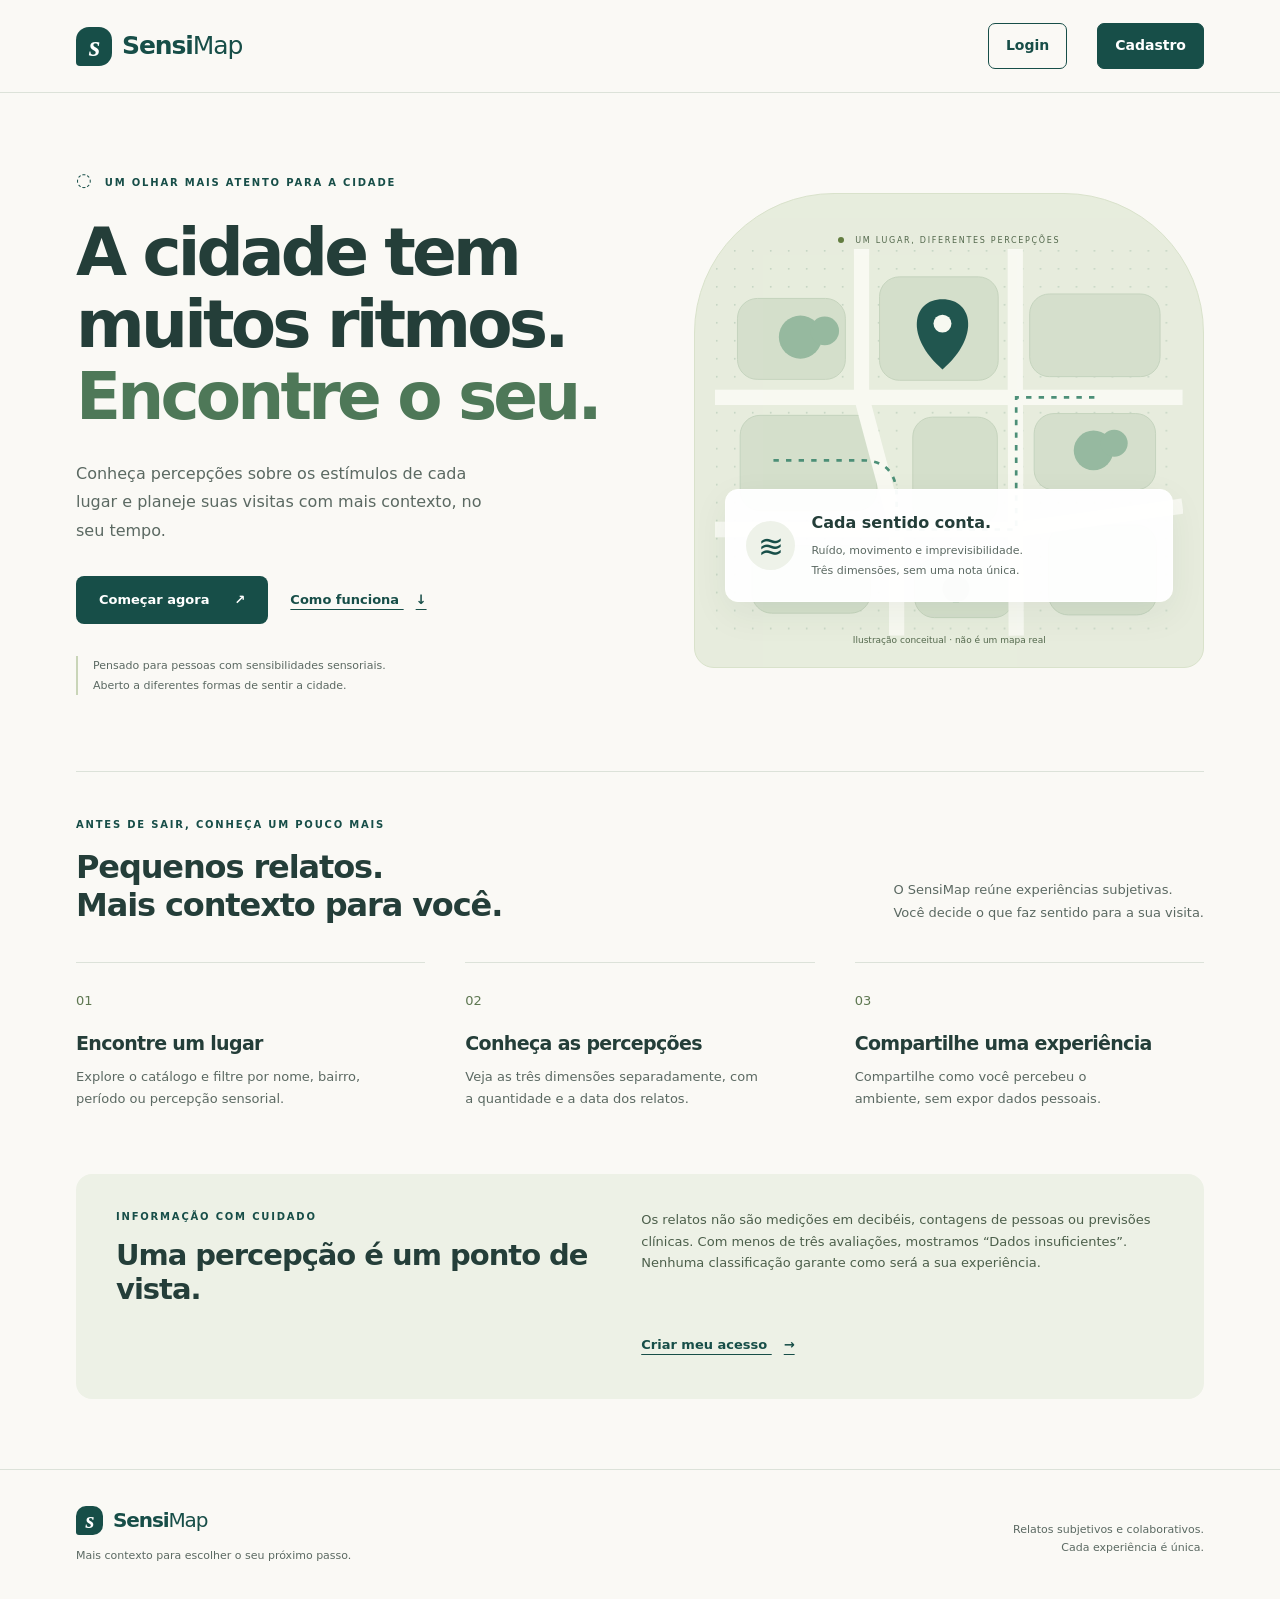
<file: src/main/resources/web/index.html>
<!doctype html>
<html lang="pt-BR"><head><meta charset="UTF-8"><meta name="viewport" content="width=device-width, initial-scale=1"><meta name="theme-color" content="#174e48"><meta name="description" content="Percepções sensoriais para planejar visitas. Informações colaborativas para planejar visitas com mais contexto."><title>A cidade, no seu ritmo · SensiMap</title><link rel="icon" href="favicon.svg" type="image/svg+xml"><link rel="stylesheet" href="css/styles.css"></head>
<body><a class="skip" href="#conteudo">Pular para o conteúdo</a><header class="site-header"><div class="container header-row"><a class="brand" href="index.html" aria-label="SensiMap — início"><span class="brand-mark" aria-hidden="true">s</span>Sensi<span>Map</span></a><nav aria-label="Menu público"><a class="nav-login" href="login.html">Login</a><a class="nav-action" href="cadastro.html">Cadastro</a></nav></div></header>

<main id="conteudo" class="container" tabindex="-1">
<section class="hero"><div class="hero-copy"><p class="eyebrow"><span aria-hidden="true">◌</span> UM OLHAR MAIS ATENTO PARA A CIDADE</p><h1>A cidade tem<br>muitos ritmos.<br><em>Encontre o seu.</em></h1><p class="hero-lead">Conheça percepções sobre os estímulos de cada lugar e planeje suas visitas com mais contexto, no seu tempo.</p><div class="actions"><a class="button primary" href="cadastro.html">Começar agora <span aria-hidden="true">↗</span></a><a class="text-link" href="#como-funciona">Como funciona <span aria-hidden="true">↓</span></a></div><p class="hero-note">Pensado para pessoas com sensibilidades sensoriais.<br>Aberto a diferentes formas de sentir a cidade.</p></div>
<div class="hero-art" aria-label="Ilustração conceitual de um bairro, sem representar um mapa real"><div class="art-label"><span class="small-dot"></span> UM LUGAR, DIFERENTES PERCEPÇÕES</div><svg class="neighborhood" viewBox="0 0 520 430" role="img" aria-label="Ruas e áreas verdes ilustrativas"><defs><pattern id="dots" width="20" height="20" patternUnits="userSpaceOnUse"><circle cx="2" cy="2" r="1" fill="#bfd0bd"/></pattern></defs><rect width="520" height="430" fill="url(#dots)"/><g fill="#d4dfcb" stroke="#c1d1b9" stroke-width="1"><rect x="25" y="55" width="120" height="90" rx="22"/><rect x="183" y="31" width="132" height="115" rx="22"/><rect x="350" y="50" width="145" height="92" rx="22"/><rect x="28" y="185" width="152" height="106" rx="22"/><rect x="220" y="187" width="94" height="120" rx="22"/><rect x="355" y="183" width="135" height="85" rx="22"/><rect x="41" y="330" width="132" height="75" rx="22"/><rect x="222" y="345" width="110" height="65" rx="22"/><rect x="371" y="307" width="120" height="100" rx="22"/></g><path d="M0 165H520M163 0V165L202 310V430M334 0V165L335 430M0 312H335L520 286" fill="none" stroke="#f9faf3" stroke-width="17"/><path d="M65 235L163 235Q202 235 202 275V312H335V165H428" fill="none" stroke="#448b72" stroke-width="3" stroke-dasharray="6 8"/><g fill="#92b79c"><circle cx="95" cy="98" r="24"/><circle cx="122" cy="91" r="16"/><circle cx="421" cy="224" r="22"/><circle cx="444" cy="216" r="15"/><circle cx="268" cy="378" r="15"/></g><g transform="translate(253 80)"><path d="M0-24C-34-24-42 18 0 54C42 18 34-24 0-24Z" fill="#174e48"/><circle cy="3" r="10" fill="#f8faf3"/></g></svg>
<div class="art-card"><span class="art-card-icon" aria-hidden="true">≋</span><div><strong>Cada sentido conta.</strong><p>Ruído, movimento e imprevisibilidade.<br>Três dimensões, sem uma nota única.</p></div></div><p class="art-caption">Ilustração conceitual · não é um mapa real</p></div></section>
<section id="como-funciona" class="section"><div class="section-heading"><div><p class="eyebrow">ANTES DE SAIR, CONHEÇA UM POUCO MAIS</p><h2>Pequenos relatos.<br>Mais contexto para você.</h2></div><p>O SensiMap reúne experiências subjetivas.<br>Você decide o que faz sentido para a sua visita.</p></div><div class="steps"><article><span class="step-number">01</span><h3>Encontre um lugar</h3><p>Explore o catálogo e filtre por nome, bairro, período ou percepção sensorial.</p></article><article><span class="step-number">02</span><h3>Conheça as percepções</h3><p>Veja as três dimensões separadamente, com a quantidade e a data dos relatos.</p></article><article><span class="step-number">03</span><h3>Compartilhe uma experiência</h3><p>Compartilhe como você percebeu o ambiente, sem expor dados pessoais.</p></article></div></section>
<section class="principles"><div><p class="eyebrow">INFORMAÇÃO COM CUIDADO</p><h2>Uma percepção é um ponto de vista.</h2></div><p>Os relatos não são medições em decibéis, contagens de pessoas ou previsões clínicas. Com menos de três avaliações, mostramos “Dados insuficientes”. Nenhuma classificação garante como será a sua experiência.</p><a class="text-link" href="cadastro.html">Criar meu acesso <span aria-hidden="true">→</span></a></section>
</main>
<footer class="site-footer"><div class="container footer-row"><div><a class="brand" href="index.html" aria-label="SensiMap — início"><span class="brand-mark" aria-hidden="true">s</span>Sensi<span>Map</span></a><p>Mais contexto para escolher o seu próximo passo.</p></div><p>Relatos subjetivos e colaborativos.<br>Cada experiência é única.</p></div></footer>
<noscript><p class="container notice">Ative o JavaScript para consultar locais e utilizar os formulários.</p></noscript>
</body></html>
</file>
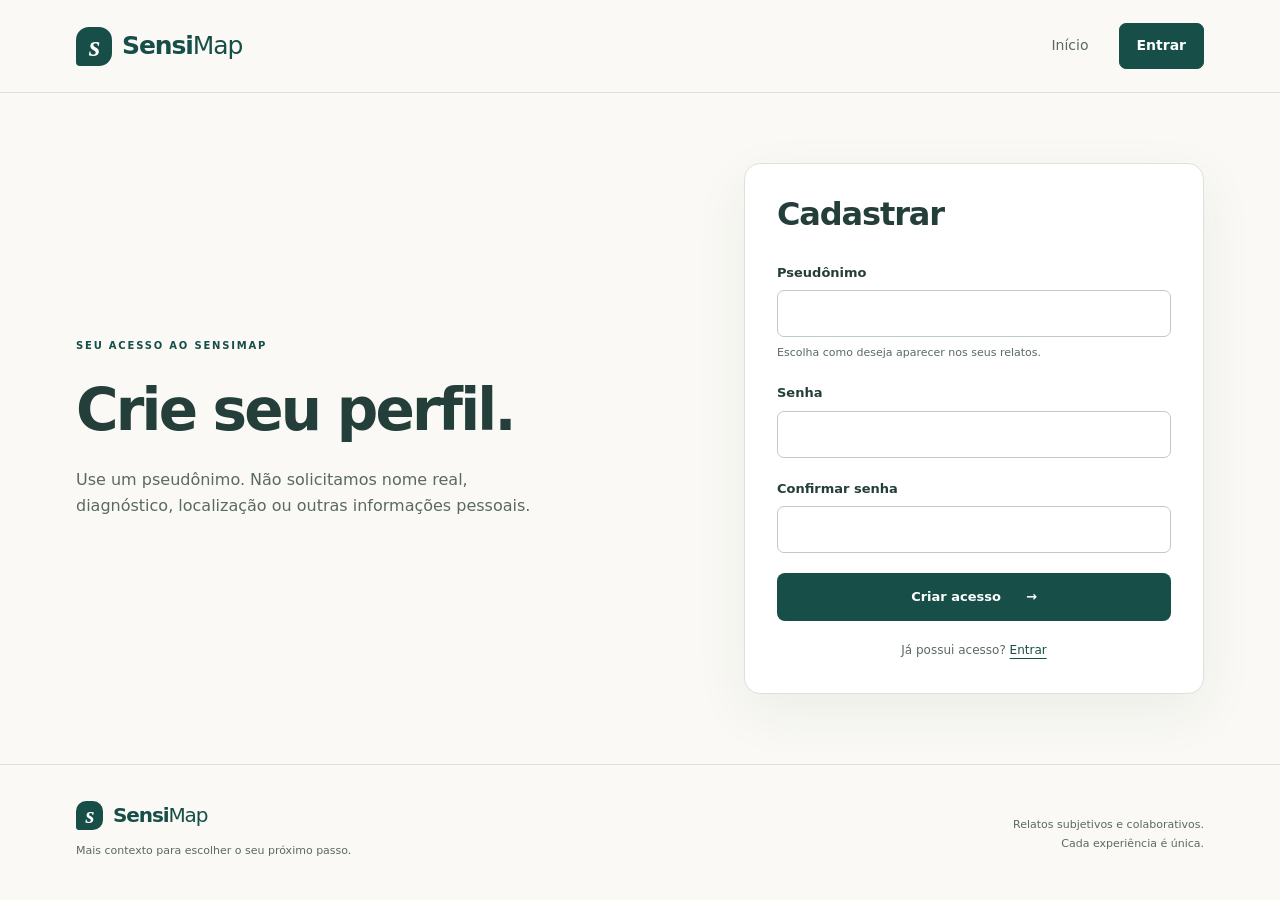
<file: src/main/resources/web/cadastro.html>
<!doctype html>
<html lang="pt-BR"><head><meta charset="UTF-8"><meta name="viewport" content="width=device-width, initial-scale=1"><meta name="theme-color" content="#174e48"><meta name="description" content="Crie um acesso por pseudônimo ao SensiMap."><title>Cadastrar · SensiMap</title><link rel="icon" href="favicon.svg" type="image/svg+xml"><link rel="stylesheet" href="css/styles.css"><script type="module" src="js/cadastro.js"></script></head>
<body><a class="skip" href="#conteudo">Pular para o conteúdo</a><header class="site-header"><div class="container header-row"><a class="brand" href="index.html" aria-label="SensiMap — início"><span class="brand-mark" aria-hidden="true">s</span>Sensi<span>Map</span></a><nav aria-label="Menu público"><a href="index.html">Início</a><a class="nav-action" href="login.html">Entrar</a></nav></div></header>
<main id="conteudo" class="container auth-shell" tabindex="-1"><section class="auth-intro"><p class="eyebrow">SEU ACESSO AO SENSIMAP</p><h1>Crie seu perfil.</h1><p>Use um pseudônimo. Não solicitamos nome real, diagnóstico, localização ou outras informações pessoais.</p></section><form id="form-cadastro" class="form-panel auth-card"><h2>Cadastrar</h2><div class="field"><label for="apelido">Pseudônimo</label><input id="apelido" name="apelido" minlength="3" maxlength="60" autocomplete="username" required aria-describedby="apelido-ajuda"><p id="apelido-ajuda" class="field-help">Escolha como deseja aparecer nos seus relatos.</p></div><div class="field"><label for="senha">Senha</label><input id="senha" name="senha" type="password" minlength="8" maxlength="80" autocomplete="new-password" required></div><div class="field"><label for="confirmacao">Confirmar senha</label><input id="confirmacao" name="confirmacao" type="password" minlength="8" maxlength="80" autocomplete="new-password" required></div><p id="pagina-status" class="feedback" role="status"></p><button id="cadastrar" class="button primary full-button" type="submit">Criar acesso <span aria-hidden="true">→</span></button><p class="auth-switch">Já possui acesso? <a href="login.html">Entrar</a></p></form></main>
<footer class="site-footer"><div class="container footer-row"><div><a class="brand" href="index.html"><span class="brand-mark" aria-hidden="true">s</span>Sensi<span>Map</span></a><p>Mais contexto para escolher o seu próximo passo.</p></div><p>Relatos subjetivos e colaborativos.<br>Cada experiência é única.</p></div></footer></body></html>
</file>
<file: src/main/resources/web/css/styles.css>
:root{--ink:#243e39;--green:#174e48;--green-dark:#113e39;--muted:#5b6962;--paper:#faf9f5;--surface:#fff;--line:#dce2d9;--soft:#eef2e9;--accent:#d7e4bb;--amber:#8a5b17;--radius:16px}*{box-sizing:border-box}html{scroll-behavior:smooth}body{margin:0;background:var(--paper);color:var(--ink);font-family:Inter,ui-sans-serif,system-ui,-apple-system,BlinkMacSystemFont,"Segoe UI",sans-serif;font-size:15px;line-height:1.65}button,input,select,textarea{font:inherit}button,a,input,select,textarea,summary{ -webkit-tap-highlight-color:transparent}button,a{touch-action:manipulation}a{color:var(--green);text-decoration-thickness:1px;text-underline-offset:4px}button{cursor:pointer}button:disabled{opacity:.55;cursor:wait}h1,h2,h3,p{margin:0}h1,h2,h3{line-height:1.18;letter-spacing:-.035em}h1{font-weight:600}h2{font-size:32px;font-weight:550}h3{font-size:19px;font-weight:600}p+p{margin-top:12px}fieldset{border:0;padding:0;margin:0;min-width:0}legend{padding:0}hr{border:0;border-top:1px solid var(--line);margin:28px 0}svg{display:block} [hidden]{display:none!important}:focus-visible{outline:3px solid #a16818;outline-offset:4px}main:focus,section:focus{outline:none}.container{max-width:1200px;margin-inline:auto;padding-inline:36px}.site-header{background:var(--paper);border-bottom:1px solid var(--line)}.header-row{min-height:92px;display:flex;justify-content:space-between;align-items:center;gap:24px}.brand{display:inline-flex;align-items:center;font-size:25px;letter-spacing:-1.1px;font-weight:700;text-decoration:none;color:var(--green)}.brand>span:last-child{font-weight:450}.brand-mark{display:inline-grid;place-items:center;width:36px;height:39px;background:var(--green);color:white;border-radius:13px 13px 13px 4px;margin-right:10px;font-size:29px;font-family:Georgia,serif;font-style:italic;line-height:1}.site-header nav{display:flex;gap:30px;align-items:center;flex-wrap:wrap}.site-header nav a{font-size:14px;text-decoration:none;color:var(--muted);padding:30px 0;position:relative}.site-header nav a[aria-current=page]{color:var(--green);font-weight:650}.site-header nav a[aria-current=page]:after{content:"";position:absolute;bottom:18px;height:3px;border-radius:3px;left:0;right:0;background:var(--green)}.status-dot,.small-dot{display:inline-block;width:6px;height:6px;background:#637d40;border-radius:50%;flex:none}.skip{position:fixed;top:-100px;left:16px;z-index:10;background:var(--green);color:white;padding:12px 20px}.skip:focus{top:12px}.eyebrow{font-size:10px;font-weight:700;letter-spacing:1.8px;color:var(--green);margin-bottom:22px}.eyebrow span{font-size:18px;margin-right:6px}.hero{display:grid;grid-template-columns:1.1fr 1fr;gap:58px;padding-block:72px 76px;align-items:center}.hero h1{font-size:66px;line-height:1.09;letter-spacing:-3.8px}.hero h1 em{font-style:normal;color:#4e7858}.hero-lead{font-size:16px;line-height:1.8;color:var(--muted);max-width:430px;margin:27px 0 30px}.actions{display:flex;align-items:center;gap:22px;flex-wrap:wrap}.button{display:inline-flex;align-items:center;justify-content:center;gap:25px;padding:13px 22px;min-height:48px;border-radius:8px;text-decoration:none;font-weight:600;font-size:13px;border:1px solid transparent;line-height:1.5}.primary{background:var(--green);color:white}.primary:hover{background:var(--green-dark)}.secondary{background:transparent;border-color:#b7c7bb;color:var(--green)}.secondary:hover{background:var(--soft)}.text-link{font-size:13px;font-weight:600;background:none;border:0;padding:8px 0;color:var(--green);text-decoration:underline;text-underline-offset:5px}.text-link span{margin-left:12px}.hero-note{font-size:11px;color:var(--muted);margin-top:32px;line-height:1.8;padding-left:15px;border-left:2px solid #c9d5b8}.hero-art{position:relative;border-radius:140px 140px 20px 20px;background:#e7eddd;min-height:475px;border:1px solid #d9e2cb;padding:30px 20px 20px;overflow:hidden}.art-label{position:relative;z-index:1;font-size:8px;letter-spacing:1.7px;text-align:center;color:#53684c;padding:10px 0}.art-label .small-dot{margin-right:7px}.neighborhood{width:100%;opacity:.95;margin-top:-8px}.art-card{position:absolute;bottom:65px;left:30px;right:30px;display:flex;gap:16px;align-items:center;background:#fffffff5;box-shadow:0 12px 36px #253c3210;border:1px solid white;border-radius:13px;padding:20px}.art-card strong{font-size:16px;font-weight:600}.art-card p{font-size:11px;color:var(--muted);line-height:1.8;margin-top:5px}.art-card-icon{background:#eef2e9;color:var(--green);font-size:31px;width:49px;height:49px;display:grid;place-items:center;border-radius:50%}.art-caption{text-align:center;font-size:9px;color:#53684c;position:absolute;bottom:19px;left:0;right:0}.section{padding-block:45px 65px;border-top:1px solid var(--line)}.section-heading{display:flex;align-items:flex-end;justify-content:space-between;gap:35px;margin-bottom:38px}.section-heading .eyebrow{margin-bottom:15px}.section-heading>p{font-size:13px;color:var(--muted);line-height:1.8}.steps{display:grid;grid-template-columns:repeat(3,1fr);gap:40px}.steps article{padding-top:25px;border-top:1px solid var(--line)}.step-number{display:inline-block;color:#5e7751;font-size:13px;margin-bottom:20px}.steps h3{margin-bottom:12px}.steps p{color:var(--muted);font-size:13px;max-width:300px}.principles{background:#edf1e6;border-radius:var(--radius);padding:35px 40px;margin-bottom:70px;display:grid;grid-template-columns:1fr 1.1fr;gap:20px 50px}.principles h2{font-size:29px}.principles .eyebrow{margin-bottom:12px}.principles>p{font-size:13px;color:#4c5f4b}.principles>a{grid-column:2}.site-footer{border-top:1px solid var(--line);padding-block:34px}.footer-row{display:flex;justify-content:space-between;align-items:center;gap:25px}.footer-row .brand{font-size:20px}.footer-row .brand-mark{width:27px;height:29px;font-size:23px;border-radius:10px 10px 10px 3px}.footer-row p{font-size:11px;color:var(--muted);margin-top:10px}.footer-row>p{text-align:right}.page-heading{padding-block:48px 32px;display:flex;justify-content:space-between;align-items:flex-end;gap:20px}.page-heading .eyebrow{margin-bottom:14px}.page-heading h1{font-size:42px;letter-spacing:-1.9px}.page-heading p:not(.eyebrow){color:var(--muted);font-size:14px;margin-top:16px}.page-tag{font-size:11px;white-space:nowrap;padding:6px 12px;border:1px solid #c7d3bc;background:#edf1e6;border-radius:20px}.filter-panel{background:white;border:1px solid var(--line);padding:25px;border-radius:var(--radius)}.filter-grid{display:grid;grid-template-columns:1.2fr 1fr 1fr auto;gap:16px;align-items:end}.field{display:flex;flex-direction:column;gap:7px;margin-bottom:20px}.filter-grid .field{margin-bottom:0}label,legend{font-size:13px;font-weight:600}input:not([type=radio]):not([type=checkbox]),select,textarea{width:100%;border:1px solid #bfcbbf;background:#fff;color:var(--ink);padding:11px 12px;min-height:47px;border-radius:7px;font-size:13px}textarea{resize:vertical}input::placeholder,textarea::placeholder{color:#6a756e}select{padding-right:26px}.sensory-filters{margin-top:18px;border-top:1px solid var(--line);padding-top:13px}.sensory-filters summary{font-size:12px;font-weight:600;cursor:pointer;min-height:30px}.sensory-filters p{font-size:12px;margin:9px 0 16px}.sensory-filters .field{margin:0}.filter-panel>button{margin-top:9px;font-size:11px}.three-grid{display:grid;grid-template-columns:repeat(3,1fr);gap:18px}.two-grid{display:grid;grid-template-columns:repeat(2,1fr);gap:0 22px}.results-heading{display:flex;align-items:center;justify-content:space-between;gap:15px;margin:30px 0 20px}.results-heading h2{font-size:18px;letter-spacing:-.3px}.results-heading p,.results-heading>span{font-size:11px;color:var(--muted)}.places-grid{display:grid;grid-template-columns:repeat(3,1fr);gap:22px}.place-card{border:1px solid var(--line);background:white;border-radius:var(--radius);overflow:hidden;display:flex;flex-direction:column}.place-top{padding:24px 24px 18px;border-bottom:1px solid #edf0e9;position:relative}.place-icon{height:44px;width:44px;background:#edf2e7;border-radius:12px;display:grid;place-items:center;color:#52734a;font-size:24px;margin-bottom:19px}.place-card h3{font-size:19px;line-height:1.35;letter-spacing:-.5px}.place-card .bairro{font-size:12px;color:var(--muted);margin-top:6px}.place-body{padding:20px 24px;flex:1}.dimension{display:flex;align-items:center;justify-content:space-between;gap:12px;margin-bottom:12px;font-size:11px}.dimension:last-child{margin-bottom:0}.dimension .dim-label{max-width:54%;line-height:1.5}.badge{display:inline-flex;align-items:center;font-size:10px;font-weight:600;border-radius:5px;padding:4px 8px;white-space:nowrap}.badge.baixa{background:#e9f1e2;color:#3d632e}.badge.moderada{background:#faf0d9;color:#805719}.badge.alta{background:#f5e4db;color:#8b482c}.badge.insuficientes{background:#eef0ed;color:#596259;font-size:9px}.sample-line{font-size:10px;color:var(--muted);margin-top:18px;line-height:1.9}.place-bottom{padding:0 24px 23px}.place-bottom a{display:block;font-size:12px;font-weight:650;text-decoration:none;border-top:1px solid var(--line);padding-top:15px}.place-bottom a:after{content:"→";float:right}.footnote{margin:30px 0 55px}.notice{background:#eef2e8;border-left:3px solid #78945d;border-radius:0 8px 8px 0;padding:17px 20px;font-size:12px;color:#475c42}.notice strong{display:block;font-weight:650;margin-bottom:4px}.feedback{font-size:13px;line-height:1.7;border-radius:8px}.feedback:not(:empty){padding:14px 18px;margin:18px 0;background:#e9f2e5;border:1px solid #bacfb3}.feedback.error:not(:empty){background:#fff0eb;color:#8c3826;border-color:#e8c4b9}.empty-state{grid-column:1/-1;padding:50px 30px;background:white;border:1px dashed #bccbb7;border-radius:var(--radius);text-align:center}.empty-state h3{margin-bottom:12px}.empty-state p{color:var(--muted);font-size:13px}.detail-panel{background:white;border:1px solid #aebfa4;border-radius:var(--radius);padding:30px;margin-bottom:28px;scroll-margin-top:20px}.detail-panel .detail-heading{display:flex;justify-content:space-between;align-items:start;gap:20px}.detail-panel h2{font-size:29px}.detail-panel .meta{font-size:12px;color:var(--muted);margin-top:10px}.detail-panel .three-grid{margin-block:24px}.metric{background:var(--soft);padding:18px;border-radius:10px}.metric h3{font-size:12px;letter-spacing:0;min-height:32px}.metric .mean{display:block;font-size:25px;margin:8px 0}.metric .mean small{font-size:11px;color:var(--muted);font-weight:400}.detail-panel .report{border-top:1px solid var(--line);padding-block:18px;font-size:13px}.report p{white-space:pre-wrap;overflow-wrap:anywhere}.report .meta{margin-top:0;margin-bottom:8px}.tags{display:flex;gap:8px;flex-wrap:wrap;margin-block:16px}.tag{font-size:11px;background:#f0f2eb;border-radius:20px;padding:4px 12px}.contribute-layout{display:grid;grid-template-columns:1.8fr 1fr;gap:42px;align-items:start;margin-bottom:65px}.form-panel{background:white;border:1px solid var(--line);border-radius:var(--radius);padding:32px}.section-title{font-size:12px;color:#708264;display:flex;gap:15px;margin-bottom:25px}.section-title span{font-size:19px;color:var(--ink);letter-spacing:-.4px}.form-panel>fieldset+fieldset{border-top:1px solid var(--line);padding-top:25px;margin-top:9px}.rating{margin-bottom:26px}.rating legend{font-size:14px}.rating p{color:var(--muted);font-size:12px;margin-top:5px}.rating-options{display:grid;grid-template-columns:repeat(5,1fr);gap:10px;margin-top:13px}.rating-options label{position:relative;display:grid}.rating-options input{position:absolute;width:1px;height:1px;opacity:0}.rating-options span{display:grid;place-items:center;min-height:47px;border:1px solid #bdcab9;border-radius:7px;background:#fff;font-size:16px;cursor:pointer}.rating-options input:checked+span{background:var(--green);border-color:var(--green);color:white}.rating-options input:focus-visible+span{outline:3px solid #a16818;outline-offset:3px}.scale-ends{display:flex;justify-content:space-between;font-size:10px;color:var(--muted);margin-top:7px}.field-help{font-size:11px;color:var(--muted);margin:0}.contribute-aside{padding:28px 10px}.aside-symbol{width:66px;height:66px;background:#e5eddb;border-radius:50%;font-size:39px;display:grid;place-items:center;color:#5e7b45;margin-bottom:24px}.contribute-aside h2{font-size:29px;line-height:1.3}.contribute-aside p{font-size:13px;color:var(--muted);margin-top:20px}.contribute-aside h3{font-size:14px}.contribute-aside ul{font-size:12px;color:var(--muted);padding-left:19px;margin-top:15px}.contribute-aside li{margin-bottom:12px}.contribute-aside .aside-note{font-size:11px;padding:17px;background:#eef1e7;border-radius:8px}.admin-nav{display:flex;gap:8px;flex-wrap:wrap;margin:25px 0}.admin-nav button{border:1px solid var(--line);background:white;border-radius:7px;min-height:43px;padding:10px 18px;font-size:12px;color:var(--muted)}.admin-nav button[aria-pressed=true]{background:var(--green);color:white;border-color:var(--green)}.admin-layout{display:grid;grid-template-columns:1fr 1.5fr;gap:28px;margin-bottom:45px;align-items:start}.admin-layout .form-panel{padding:25px}.admin-layout .form-panel h2{font-size:22px;margin-bottom:25px}.records-panel{background:white;border:1px solid var(--line);border-radius:var(--radius);padding:25px}.records-panel>.results-heading{margin:0 0 20px}.record{border-top:1px solid var(--line);padding:18px 0;display:flex;justify-content:space-between;gap:18px;align-items:start}.record:first-child{border-top:0;padding-top:0}.record h3{font-size:14px;letter-spacing:0;line-height:1.5;overflow-wrap:anywhere}.record p{font-size:11px;color:var(--muted);margin-top:5px;overflow-wrap:anywhere}.record .record-actions{display:flex;gap:12px;flex-shrink:0;align-items:center}.record-actions button,.record-actions a{font-size:11px;min-height:38px;background:none;border:0;color:var(--green);padding:5px;text-decoration:underline}.record-actions .danger{color:#923d2d}.demo-reset{border-top:1px solid var(--line);padding:28px 0 45px;display:flex;align-items:center;justify-content:space-between;gap:25px}.demo-reset h2{font-size:20px}.demo-reset p{font-size:12px;color:var(--muted);margin-top:9px}.muted{color:var(--muted);font-weight:400}.required-note{font-size:11px;color:var(--muted);margin-bottom:15px}
@media(min-width:1500px){.container{max-width:1280px}.hero{padding-block:85px}.hero h1{font-size:74px}.hero-art{min-height:510px}}
@media(max-width:1000px){.container{padding-inline:25px}.hero{gap:30px}.hero h1{font-size:55px}.hero-art{min-height:420px}.art-card{left:18px;right:18px;padding:16px}.filter-grid{grid-template-columns:1fr 1fr}.places-grid{grid-template-columns:repeat(2,1fr)}.page-heading h1{font-size:36px}.contribute-layout{gap:24px;grid-template-columns:1.6fr 1fr}.form-panel{padding:24px}.admin-layout{grid-template-columns:1fr 1.2fr}}
@media(max-width:800px){.container{padding-inline:20px}.header-row{display:block;padding-top:18px;min-height:auto}.brand{font-size:23px}.site-header nav{gap:23px;justify-content:space-between;margin-top:10px}.site-header nav a{font-size:11px;padding:13px 0 20px}.site-header nav a[aria-current=page]:after{bottom:10px}.hero{grid-template-columns:1fr;padding-block:40px;gap:35px}.hero h1{font-size:51px;letter-spacing:-2.9px}.eyebrow{font-size:9px;letter-spacing:1.35px}.hero-lead{font-size:15px;margin-top:22px}.hero-art{min-height:385px;max-width:450px;width:100%;margin:auto;border-radius:100px 100px 16px 16px}.neighborhood{max-height:340px}.hero-note{margin-top:25px}.section{padding-block:32px 40px}.section-heading{display:block;margin-bottom:25px}.section-heading>p{margin-top:20px}.section h2{font-size:29px}.steps{grid-template-columns:1fr;gap:25px}.step-number{margin-bottom:12px}.steps p{max-width:none}.principles{grid-template-columns:1fr;padding:25px;margin-bottom:40px;gap:20px}.principles>a{grid-column:auto}.principles h2{font-size:25px}.footer-row{display:block}.footer-row>p{text-align:left;margin-top:20px}.page-heading{padding-block:32px 25px;display:block}.page-heading h1{font-size:34px;letter-spacing:-1.4px}.page-tag{display:inline-block;margin-top:20px}.filter-panel{padding:20px}.filter-grid{grid-template-columns:1fr}.three-grid,.two-grid{grid-template-columns:1fr}.sensory-filters .field{margin-top:12px}.results-heading{align-items:start}.results-heading>p{max-width:125px;text-align:right}.places-grid{grid-template-columns:1fr}.detail-panel{padding:22px}.detail-panel .detail-heading{flex-wrap:wrap}.detail-panel h2{font-size:25px}.metric h3{min-height:0}.detail-panel .three-grid{gap:10px}.metric{display:flex;align-items:center;justify-content:space-between;gap:8px;flex-wrap:wrap}.metric h3{flex-basis:100%}.metric .mean{font-size:22px}.contribute-layout{grid-template-columns:1fr;gap:0;margin-bottom:35px}.form-panel{padding:22px}.contribute-aside{padding-top:35px}.contribute-aside h2 br{display:none}.admin-layout{grid-template-columns:1fr;gap:20px}.admin-nav{gap:7px}.admin-nav button{padding-inline:11px}.record{flex-wrap:wrap;gap:6px}.record-actions{margin-left:-5px}.demo-reset{align-items:start;flex-direction:column}.button{font-size:12px}.rating-options{gap:8px}.page-heading p:not(.eyebrow){font-size:13px}.filter-grid .button{width:100%}}
@media(prefers-reduced-motion:reduce){html{scroll-behavior:auto}*,*:before,*:after{animation:none!important;transition:none!important}}

/* Normaliza selects no Safari mantendo a seta visível. */
select{appearance:none;background-image:linear-gradient(45deg,transparent 50%,#49654b 50%),linear-gradient(135deg,#49654b 50%,transparent 50%);background-position:calc(100% - 17px) 50%,calc(100% - 12px) 50%;background-size:5px 5px;background-repeat:no-repeat;padding-right:32px}
.sample-line{white-space:pre-line}
.local-create{margin-bottom:24px}.local-create details>summary{cursor:pointer;color:var(--green);font-size:13px;font-weight:650;padding:14px 18px;background:var(--soft);border:1px solid var(--line);border-radius:9px}.local-create details[open]>summary{border-radius:9px 9px 0 0}.compact-form{border-radius:0 0 var(--radius) var(--radius);padding:25px}.compact-form h2{font-size:23px;margin-bottom:7px}.compact-form>.field-help{margin-bottom:20px}.compact-form .feedback:not(:empty){margin-top:0}

/* Acesso e navegação segmentada. */
.site-header nav .nav-login,.site-header nav .nav-action{padding:10px 17px;border:1px solid var(--green);border-radius:7px;font-weight:650}.site-header nav .nav-login{color:var(--green)}.site-header nav .nav-action{background:var(--green);color:white}.site-header nav .nav-login:after,.site-header nav .nav-action:after{display:none}.nav-logout{border:0;background:none;color:var(--green);font-size:12px;font-weight:650;text-decoration:underline;text-underline-offset:4px;padding:12px 0}.session-name{font-size:11px;color:var(--muted);padding-left:20px;border-left:1px solid var(--line);max-width:150px;overflow:hidden;text-overflow:ellipsis;white-space:nowrap}.auth-shell{min-height:650px;display:grid;grid-template-columns:1fr 460px;gap:80px;align-items:center;padding-block:70px}.auth-intro{max-width:530px}.auth-intro h1{font-size:58px;letter-spacing:-2.8px}.auth-intro>p:not(.eyebrow){color:var(--muted);font-size:16px;max-width:480px;margin-top:22px}.auth-card{box-shadow:0 18px 55px #193b3110}.auth-card h2{margin-bottom:28px}.full-button{width:100%}.auth-switch{text-align:center;color:var(--muted);font-size:12px;margin-top:20px}.access-note{font-size:11px;color:var(--muted);background:var(--soft);border-radius:8px;padding:13px 15px;margin:3px 0 17px}
@media(max-width:1000px){.auth-shell{grid-template-columns:1fr 420px;gap:35px}}
@media(max-width:800px){.site-header nav{gap:18px;justify-content:flex-start}.site-header nav .nav-login,.site-header nav .nav-action{padding:8px 13px;margin-bottom:8px}.session-name{margin-left:auto;padding-left:12px}.auth-shell{min-height:auto;grid-template-columns:1fr;gap:30px;padding-block:40px}.auth-intro h1{font-size:42px}.auth-card{max-width:520px;width:100%}}
</file>
